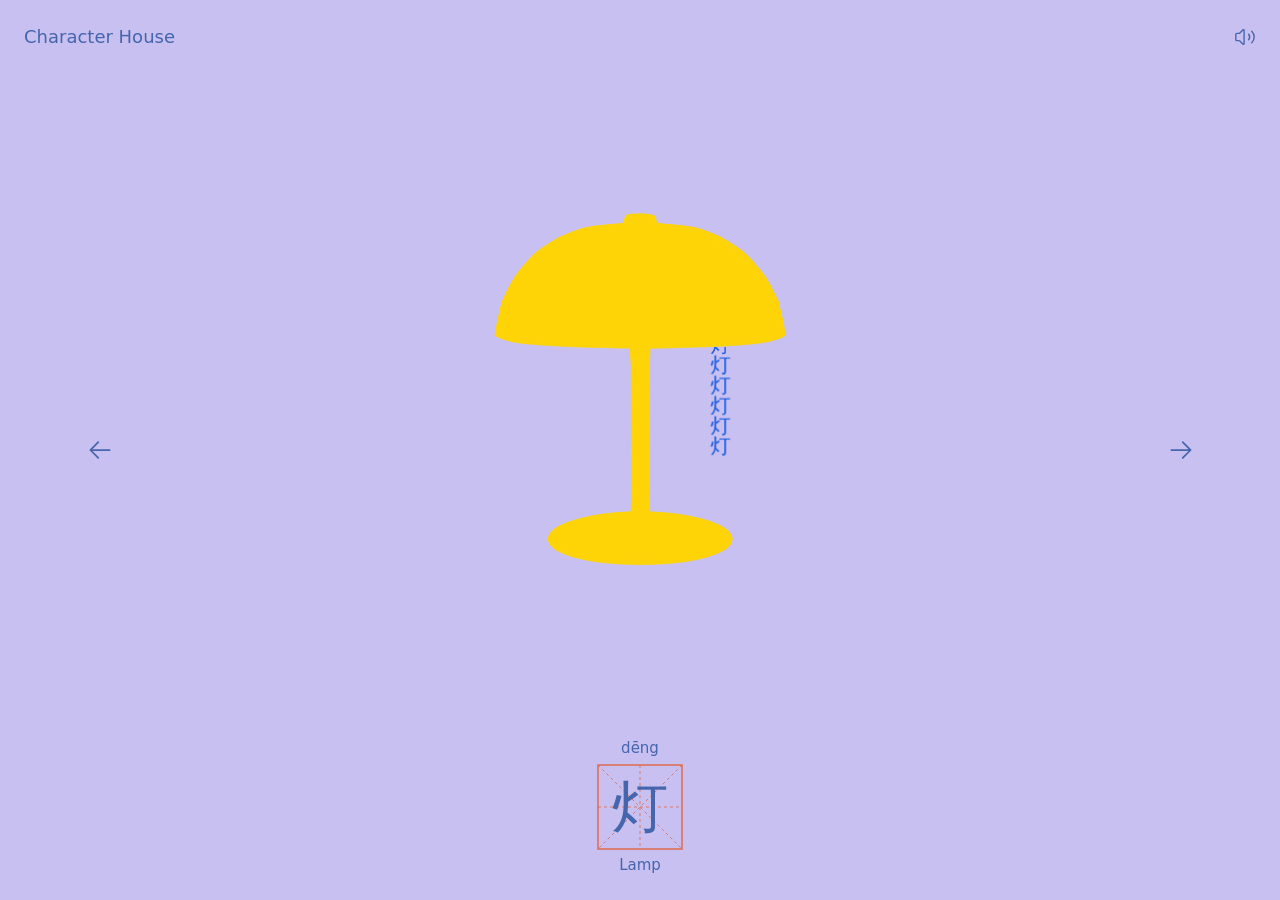
<file: index.html>
<!doctype html>
<html lang="en">
<head>
  <meta charset="utf-8" />
  <meta name="viewport" content="width=device-width, initial-scale=1, viewport-fit=cover" />
  <title>Character House</title>
  <meta name="description" content="Furniture made of Chinese characters. Pull the lamp cord, part the curtain, rock the chair, push the pram." />
  <!-- the link preview (scripts/render-videos.mjs preview renders the image) -->
  <meta property="og:type" content="website" />
  <meta property="og:url" content="https://characterhouse.claracao.work/" />
  <meta property="og:title" content="Character House" />
  <meta property="og:description" content="Furniture made of Chinese characters. Pull the lamp cord, part the curtain, rock the chair, push the pram." />
  <meta property="og:image" content="https://characterhouse.claracao.work/preview.png" />
  <meta property="og:image:width" content="2400" />
  <meta property="og:image:height" content="1260" />
  <meta property="og:image:alt" content="A yellow lamp lit on a dark page, its cord a chain of the character 灯" />
  <meta name="twitter:card" content="summary_large_image" />
  <!-- an empty calligraphy practice square (米字格) -->
  <link rel="icon" href="favicon.svg" type="image/svg+xml" />
  <link rel="icon" href="favicon-32.png" sizes="32x32" type="image/png" />
  <link rel="apple-touch-icon" href="apple-touch-icon.png" />
  <!-- the saved theme, before the first paint (no flash) -->
  <script>
    try {
      if (localStorage.getItem("character-house-theme") === "dark") document.documentElement.dataset.theme = "dark";
    } catch {}
  </script>
  <link rel="stylesheet" href="lamp/lamp.css" />
  <link rel="stylesheet" href="curtain/curtain.css" />
  <link rel="stylesheet" href="chair/chair.css" />
  <link rel="stylesheet" href="clock/clock.css" />
  <link rel="stylesheet" href="pram/pram.css" />
  <link rel="stylesheet" href="style.css" />
</head>
<body>
  <nav class="nav">
    <a href="./">Character House</a>
    <!-- Lucide volume-2 / volume-off (ISC, lucide.dev) -->
    <button class="sound" id="sound" type="button" aria-label="Mute sound" aria-pressed="false">
      <svg class="on" viewBox="0 0 24 24" aria-hidden="true"><path d="M11 4.702a.705.705 0 0 0-1.203-.498L6.413 7.587A1.4 1.4 0 0 1 5.416 8H3a1 1 0 0 0-1 1v6a1 1 0 0 0 1 1h2.416a1.4 1.4 0 0 1 .997.413l3.383 3.384A.705.705 0 0 0 11 19.298z"/><path d="M16 9a5 5 0 0 1 0 6"/><path d="M19.364 18.364a9 9 0 0 0 0-12.728"/></svg>
      <svg class="off" viewBox="0 0 24 24" aria-hidden="true"><path d="M16 9a5 5 0 0 1 .95 2.293"/><path d="M19.364 5.636a9 9 0 0 1 1.889 9.96"/><path d="m2 2 20 20"/><path d="m7 7-.587.587A1.4 1.4 0 0 1 5.416 8H3a1 1 0 0 0-1 1v6a1 1 0 0 0 1 1h2.416a1.4 1.4 0 0 1 .997.413l3.383 3.384A.705.705 0 0 0 11 19.298V11"/><path d="M9.828 4.172A.686.686 0 0 1 11 4.657v.686"/></svg>
    </button>
  </nav>
  <!-- One piece at a time, live; house.js mounts it here. -->
  <main class="stage" id="stage"></main>
  <p class="entry" id="entry" aria-live="polite"><span class="pinyin" lang="zh-Latn-pinyin"></span> <span class="glyph"><svg class="grid" viewBox="0 0 100 100" preserveAspectRatio="none" aria-hidden="true"><path class="lines" d="M50 0V100M0 50H100M0 0L100 100M100 0L0 100"/><rect class="frame" width="100" height="100"/></svg><span class="hanzi" lang="zh-Hans"></span></span> <span class="meaning"></span></p>
  <!-- Phosphor ArrowLeft / ArrowRight, regular (MIT, phosphoricons.com) -->
  <button class="turn prev" id="prev" type="button" aria-label="Previous">
    <svg viewBox="0 0 256 256" aria-hidden="true"><path d="M224,128a8,8,0,0,1-8,8H59.31l58.35,58.34a8,8,0,0,1-11.32,11.32l-72-72a8,8,0,0,1,0-11.32l72-72a8,8,0,0,1,11.32,11.32L59.31,120H216A8,8,0,0,1,224,128Z"/></svg>
  </button>
  <button class="turn next" id="next" type="button" aria-label="Next">
    <svg viewBox="0 0 256 256" aria-hidden="true"><path d="M221.66,133.66l-72,72a8,8,0,0,1-11.32-11.32L196.69,136H40a8,8,0,0,1,0-16H196.69L138.34,61.66a8,8,0,0,1,11.32-11.32l72,72A8,8,0,0,1,221.66,133.66Z"/></svg>
  </button>
  <script type="module" src="house.js"></script>
</body>
</html>
</file>
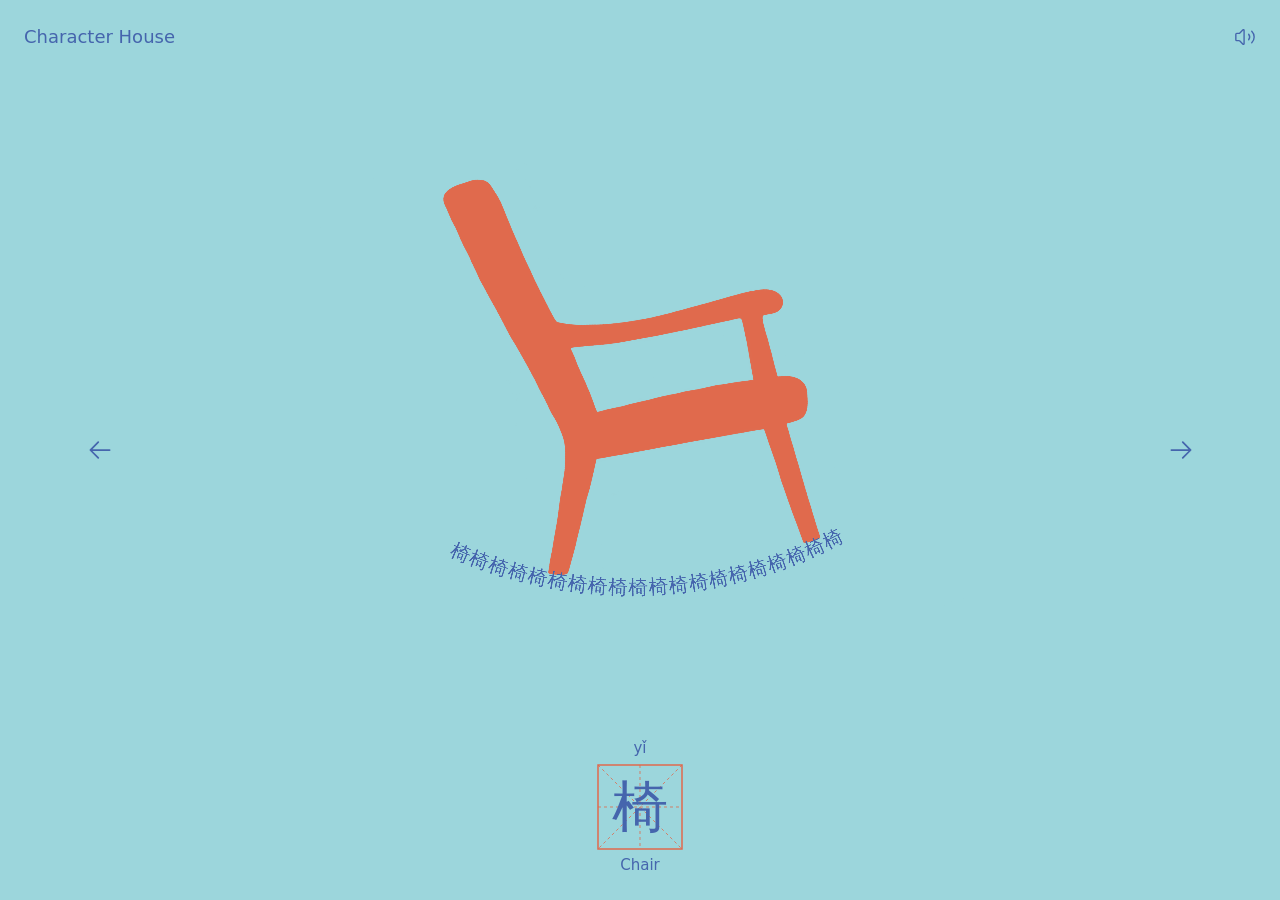
<file: chair/index.html>
<!doctype html>
<html lang="en">
<head>
  <meta charset="utf-8" />
  <!-- Every piece is shown on the home page. -->
  <meta http-equiv="refresh" content="0; url=../#chair" />
  <title>Character House</title>
</head>
<body><a href="../#chair">Character House</a></body>
</html>
</file>
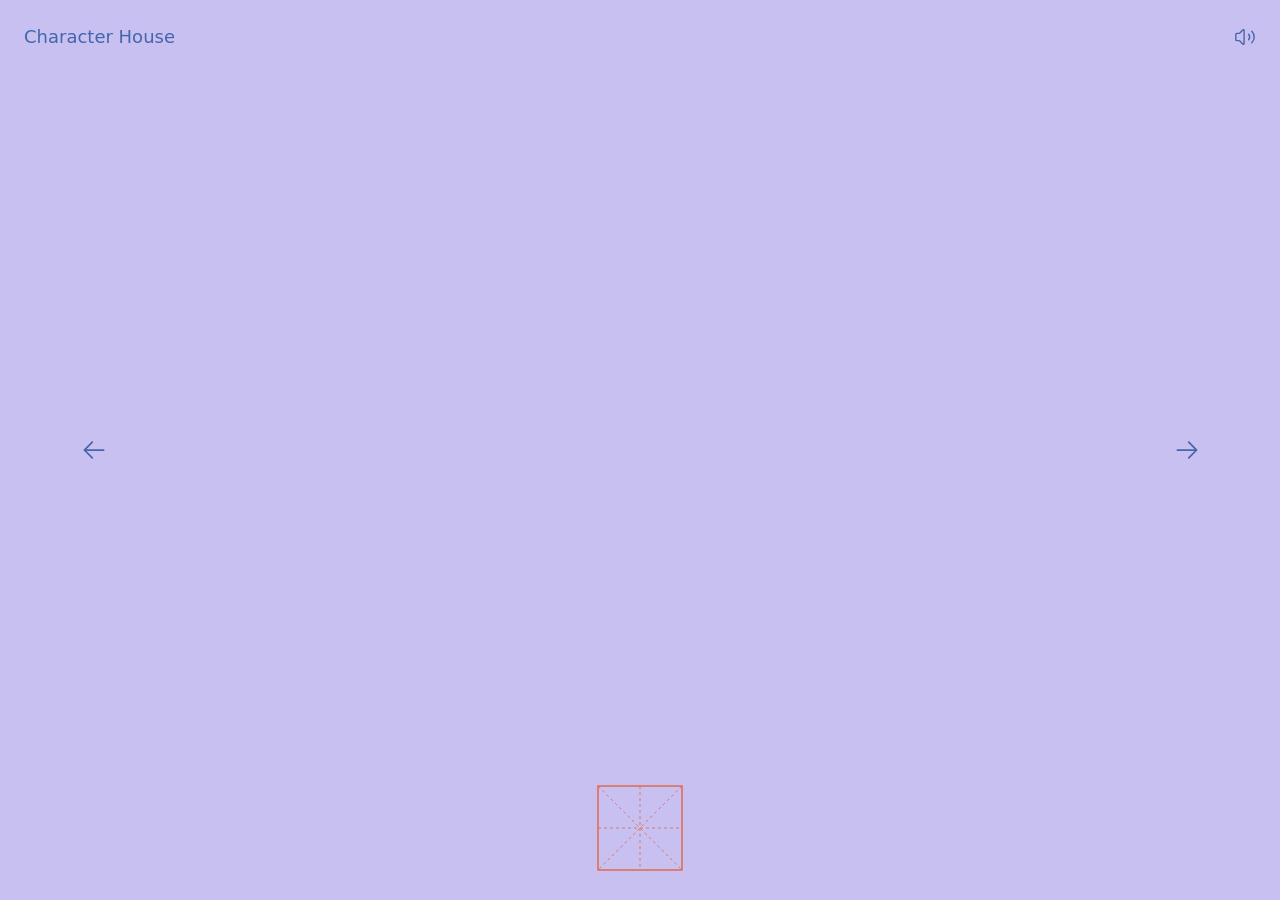
<file: clock/index.html>
<!doctype html>
<html lang="en">
<head>
  <meta charset="utf-8" />
  <!-- Every piece is shown on the home page. -->
  <meta http-equiv="refresh" content="0; url=../#clock" />
  <title>Character House</title>
</head>
<body><a href="../#clock">Character House</a></body>
</html>
</file>
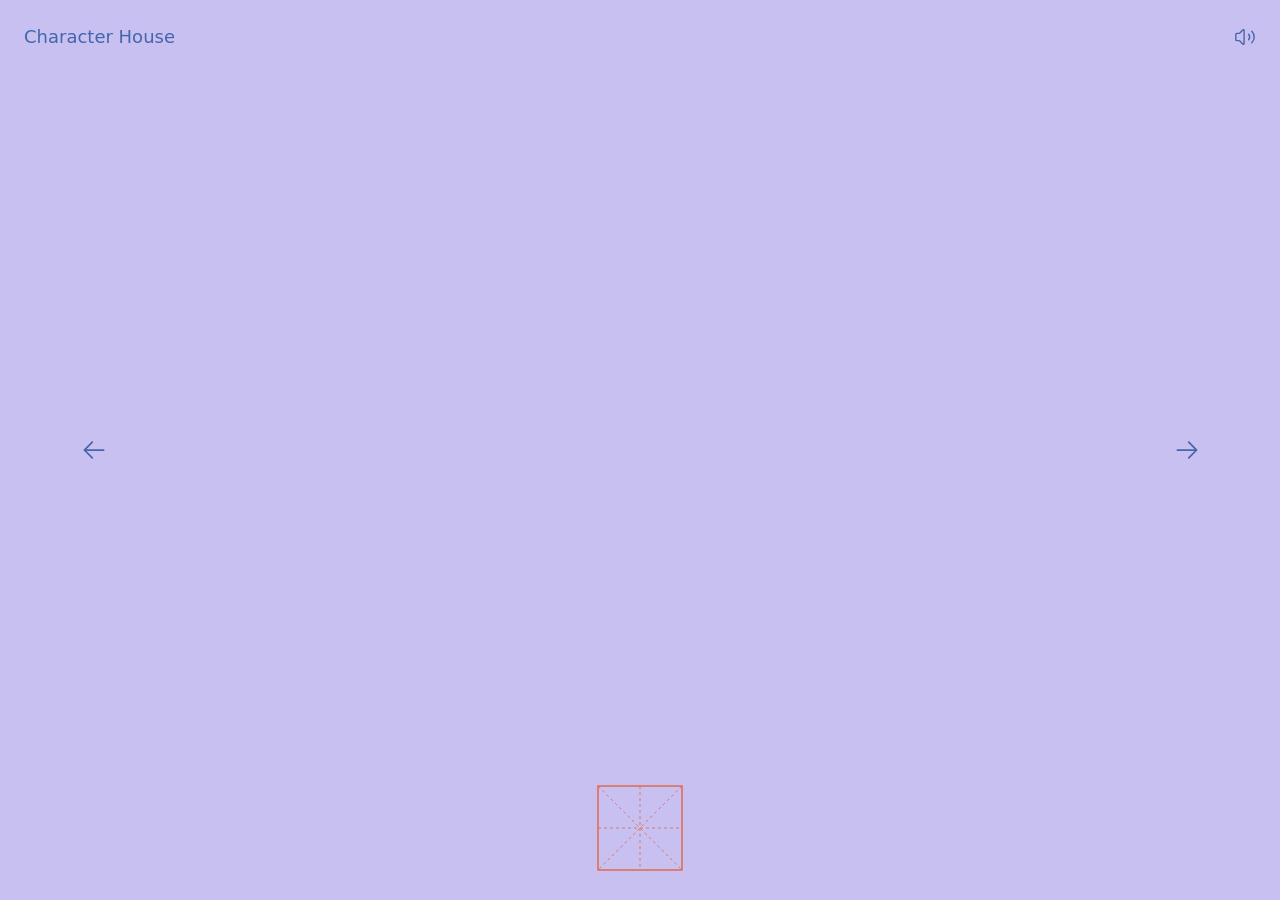
<file: curtain/index.html>
<!doctype html>
<html lang="en">
<head>
  <meta charset="utf-8" />
  <!-- Every piece is shown on the home page. -->
  <meta http-equiv="refresh" content="0; url=../#curtain" />
  <title>Character House</title>
</head>
<body><a href="../#curtain">Character House</a></body>
</html>
</file>
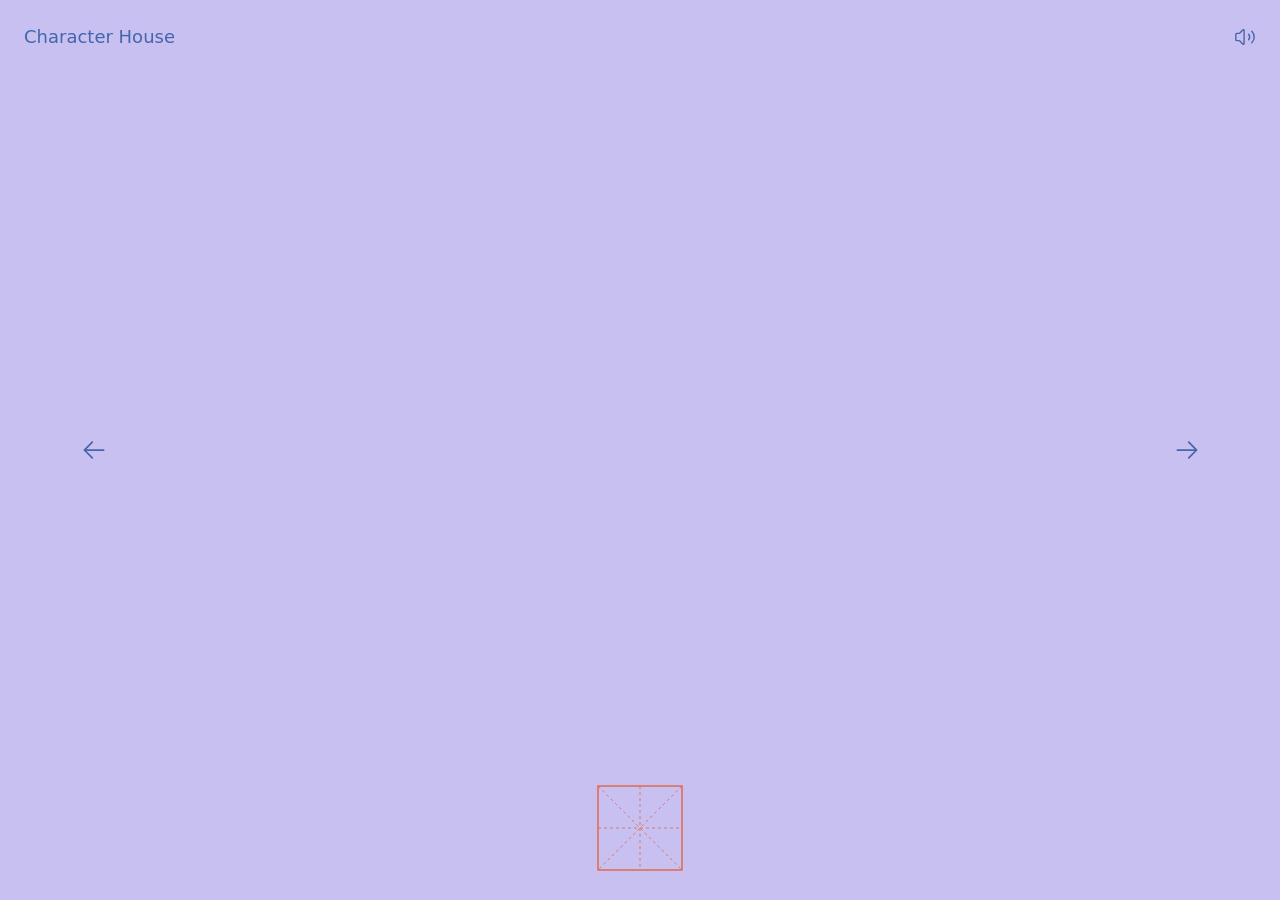
<file: lamp/index.html>
<!doctype html>
<html lang="en">
<head>
  <meta charset="utf-8" />
  <!-- Every piece is shown on the home page. -->
  <meta http-equiv="refresh" content="0; url=../#lamp" />
  <title>Character House</title>
</head>
<body><a href="../#lamp">Character House</a></body>
</html>
</file>
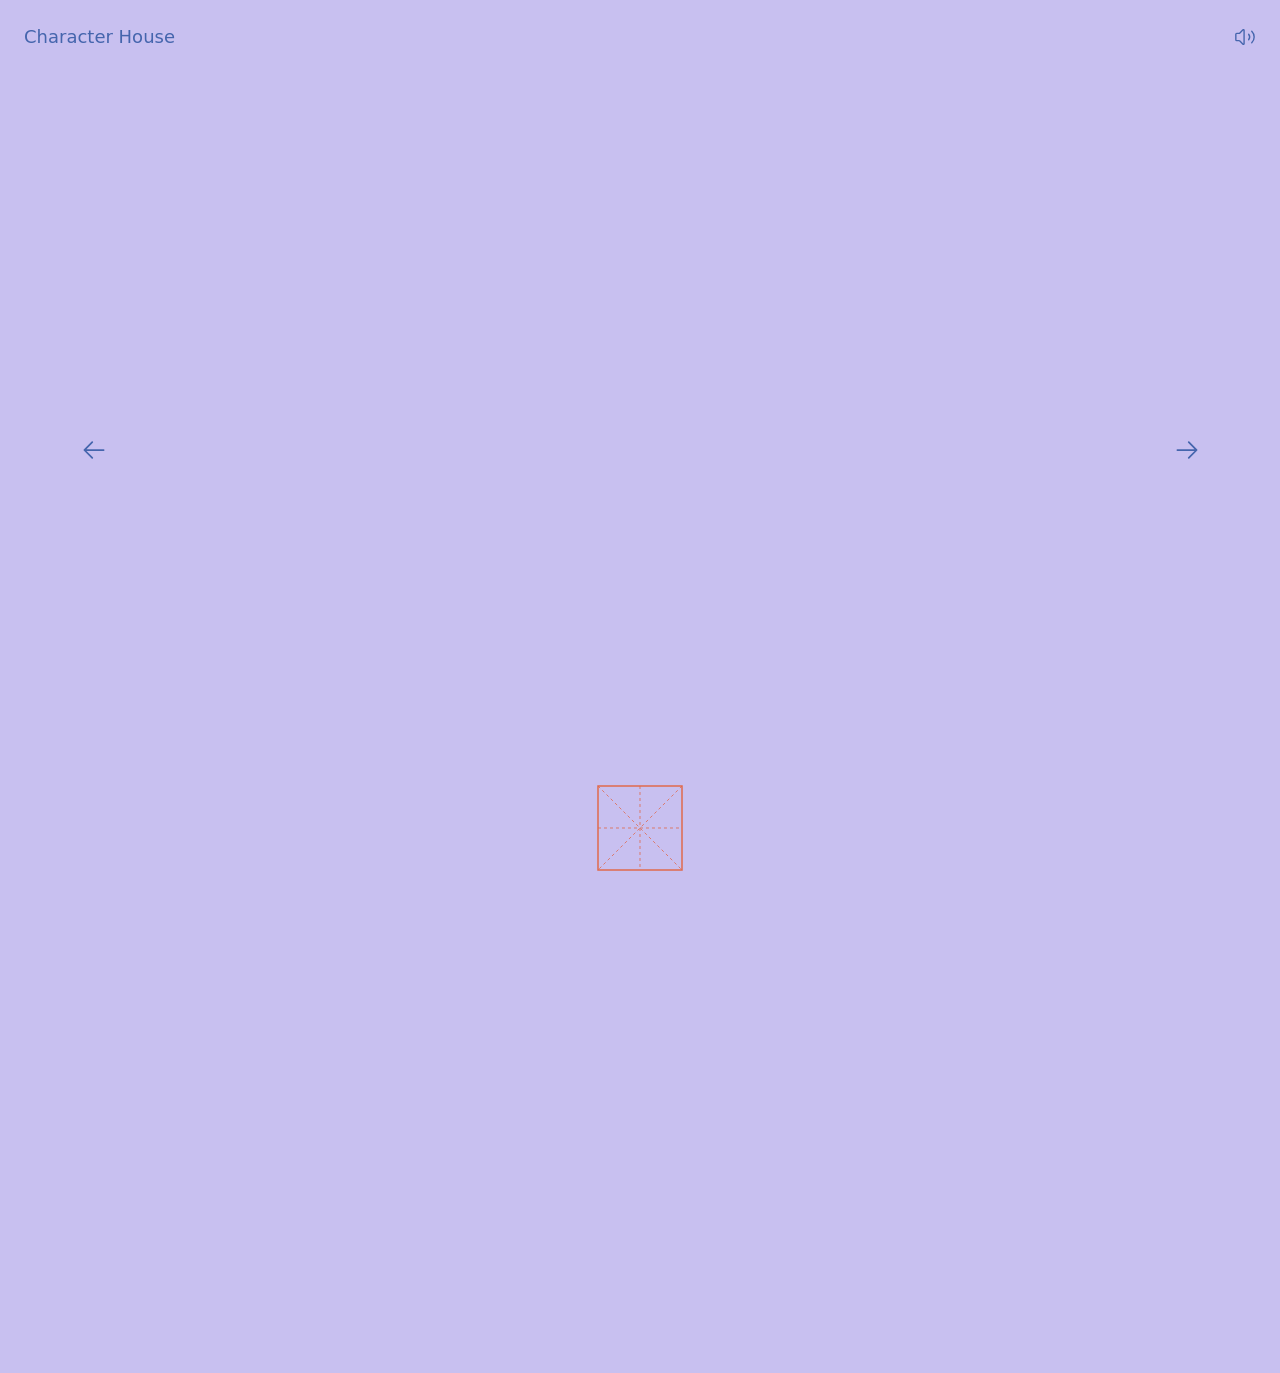
<file: pram/index.html>
<!doctype html>
<html lang="en">
<head>
  <meta charset="utf-8" />
  <!-- Every piece is shown on the home page. -->
  <meta http-equiv="refresh" content="0; url=../#pram" />
  <title>Character House</title>
</head>
<body><a href="../#pram">Character House</a></body>
</html>
</file>
<file: lamp/lamp.css>
/* The lamp's own parts, scoped to its stage.
   mount() adds .piece-lamp to the stage it draws into (1254²),
   and sets --seg when the cord's characters aren't 40px. */

.piece-lamp .lamp {
  position: absolute;
  inset: 0;
  width: 100%;
  height: 100%;
  pointer-events: none;
}

.piece-lamp .cord {
  position: absolute;
  inset: 0;
  pointer-events: none;
  /* clip-paths are set in lamp.js so characters vanish into the shade */
}

.piece-lamp .char {
  position: absolute;
  left: 0;
  top: 0;
  width: var(--seg, 40px);
  height: var(--seg, 40px);
  margin: calc(var(--seg, 40px) / -2) 0 0 calc(var(--seg, 40px) / -2);
  display: grid;
  place-items: center;
  /* Satoshi (the Figma font) has no CJK glyphs, so go straight to system CJK fonts */
  font-family: "PingFang SC", "Hiragino Sans GB", "Noto Sans SC", "Microsoft YaHei", sans-serif;
  font-weight: 500;
  font-size: var(--seg, 40px);
  line-height: var(--seg, 40px);
  font-feature-settings: "lnum" 1, "pnum" 1;
  color: #1b5de1;
  will-change: transform;
}

/* warm light under the shade while the lamp is on (the page shows it in dark mode) */
.piece-lamp .glow {
  position: absolute;
  pointer-events: none;
  background: radial-gradient(closest-side at 50% 37.5%, rgb(254 210 5 / 0.35), rgb(254 210 5 / 0.12) 55%, rgb(254 210 5 / 0));
  opacity: 0;
  transition: opacity 0.5s ease;
}
</file>
<file: curtain/curtain.css>
/* The curtain's own parts, scoped to its stage.
   mount() adds .piece-curtain to the 2048 × 2048 stage it draws into. */

/* The frame sits on top so the top character of each strand tucks behind the rod */
.piece-curtain .frame {
  position: absolute;
  inset: 0;
  width: 2048px;
  height: 2048px;
  pointer-events: none;
}

.piece-curtain .strands {
  position: absolute;
  inset: 0;
  pointer-events: none;
}

.piece-curtain .char {
  position: absolute;
  left: 0;
  top: 0;
  width: 64px;
  height: 64px;
  margin: -32px 0 0 -32px;
  display: grid;
  place-items: center;
  font-family: "PingFang SC", "Hiragino Sans GB", "Noto Sans SC", "Microsoft YaHei", sans-serif;
  font-weight: 500;
  font-size: 64px;
  line-height: 64px;
  color: #4565ad;
  will-change: transform;
}
</file>
<file: chair/chair.css>
/* The chair's own parts, scoped to its stage.
   mount() adds .piece-chair to the 2048 × 2048 stage it draws into. */

/* Chair image + rocker characters: one rigid body, rotated and rolled by chair.js */
.piece-chair .chair {
  position: absolute;
  inset: 0;
  width: 2048px;
  height: 2048px;
  pointer-events: none;
  will-change: transform;
}

.piece-chair .chair img {
  position: absolute;
  inset: 0;
  width: 2048px;
  height: 2048px;
}

.piece-chair .rocker {
  position: absolute;
  inset: 0;
}

.piece-chair .char {
  position: absolute;
  left: 0;
  top: 0;
  width: 64px;
  height: 64px;
  margin: -32px 0 0 -32px;
  display: grid;
  place-items: center;
  font-family: "PingFang SC", "Hiragino Sans GB", "Noto Sans SC", "Microsoft YaHei", sans-serif;
  font-weight: 500;
  font-size: 64px;
  line-height: 64px;
  color: #4565AD;
}
</file>
<file: clock/clock.css>
/* The clock's own parts, scoped to its stage.
   mount() adds .piece-clock to the 2048 × 2048 stage it draws into. */

/* Everything drawn on the clock is coral, so it reads against the light-blue case (also in
   the dark). */
.piece-clock { --clock-ink: #e0694c; }

/* On top of the face and pendulum, so they only show through the holes */
.piece-clock .clock {
  position: absolute;
  inset: 0;
  width: 2048px;
  height: 2048px;
  pointer-events: none;
}

.piece-clock .face, .piece-clock .pendulum {
  position: absolute;
  inset: 0;
  pointer-events: none;
}

/* a dot for each hour around the inside of the face */
.piece-clock .mark {
  position: absolute;
  left: 0;
  top: 0;
  width: 16px;
  height: 16px;
  margin: -8px 0 0 -8px;
  border-radius: 50%;
  background: var(--clock-ink);
}

/* hands and the dot they turn on: plain deep blue */
.piece-clock .hand, .piece-clock .dot {
  position: absolute;
  left: 0;
  top: 0;
  background: var(--clock-ink);
  pointer-events: none;
  will-change: transform;
}

.piece-clock .dot { border-radius: 50%; }

/* the pendulum: a column of 钟 for the rod, a bigger 钟 for the bob */
.piece-clock .rod, .piece-clock .bob {
  position: absolute;
  left: 0;
  top: 0;
  width: 52px;
  height: 52px;
  margin: -26px 0 0 -26px;
  display: grid;
  place-items: center;
  font-family: "PingFang SC", "Hiragino Sans GB", "Noto Sans SC", "Microsoft YaHei", sans-serif;
  font-weight: 500;
  font-size: 52px;
  line-height: 52px;
  color: var(--clock-ink);
  will-change: transform;
}

.piece-clock .bob {
  width: 84px;
  height: 84px;
  margin: -42px 0 0 -42px;
  font-size: 84px;
  line-height: 84px;
}
</file>
<file: pram/pram.css>
/* The pram's own parts, scoped to its stage.
   mount() adds .piece-pram to the 2048 × 2048 stage it draws into. */

/* body and wheels roll together; the body alone sways */
.piece-pram .pram, .piece-pram .body {
  position: absolute;
  inset: 0;
  pointer-events: none;
  will-change: transform;
}

.piece-pram .body img {
  position: absolute;
  inset: 0;
  width: 2048px;
  height: 2048px;
}

/* a 轮 over each hub, centred on its axle */
.piece-pram .wheel {
  position: absolute;
  left: 0;
  top: 0;
  width: 240px;
  height: 240px;
  margin: -120px 0 0 -120px;
  display: grid;
  place-items: center;
  font-family: "PingFang SC", "Hiragino Sans GB", "Noto Sans SC", "Microsoft YaHei", sans-serif;
  font-weight: 500;
  font-size: 240px;
  line-height: 240px;
  color: #4565ad;
  will-change: transform;
}
</file>
<file: style.css>
* { box-sizing: border-box; margin: 0; padding: 0; }

/* Each piece on its own background, a colour complementary to it, and a night version of it
   in the dark (house.js sets --bg). */
html, body {
  height: 100%;
  overflow: hidden;
  touch-action: none; /* a drag anywhere moves the piece (house.js), never the page */
  background: var(--bg, #c8c0f0);
  color: #4565ad;
  font: 500 14px/1.4 system-ui, -apple-system, sans-serif;
}

/* The piece's design frame (1254² or 2048²), placed and scaled by house.js.
   Fixed, so the unscaled frame can't widen the layout viewport on phones. */
.stage {
  position: fixed;
  left: 0;
  top: 0;
  transform-origin: 0 0;
  touch-action: none;
  user-select: none;
  -webkit-user-select: none;
}

/* the piece can be taken anywhere on the page (house.js), so the cursor follows the page */
:root:has(.stage.can-grab) body { cursor: grab; }
:root:has(.stage.grabbing) body { cursor: grabbing; }

/* Quiet: the name, and the speaker that mutes the sound */
.nav {
  position: fixed;
  top: 24px;
  left: 24px;
  right: 24px;
  z-index: 2; /* over the turn strips, so the name and speaker stay clickable */
  display: flex;
  justify-content: space-between;
  align-items: center;
  font-size: 18px;
  pointer-events: none;
}

.nav a {
  pointer-events: auto;
  color: inherit;
  text-decoration: none;
}

/* the sound switch: just the speaker, the height of the nav text, with a finger-sized hit area */
.sound {
  pointer-events: auto;
  position: relative;
  width: 22px;
  height: 22px;
  margin: 0;
  padding: 0;
  border: 0;
  background: none;
  color: inherit;
  cursor: pointer;
  -webkit-tap-highlight-color: transparent;
}

.sound::before {
  content: "";
  position: absolute;
  inset: -8px;
}

.sound svg {
  display: block;
  width: 100%;
  height: 100%;
  fill: none;
  stroke: currentColor;
  stroke-width: 1.5;
  stroke-linecap: round;
  stroke-linejoin: round;
}
.sound .off, .sound[aria-pressed="true"] .on { display: none; }
.sound[aria-pressed="true"] .off { display: block; }
.sound:focus-visible { outline: 2px solid currentColor; outline-offset: 4px; border-radius: 3px; }

/* the dictionary entry, bottom centre: the reading, the character in a calligraphy practice
   square, its meaning */
.entry {
  position: fixed;
  left: 0;
  right: 0;
  bottom: calc(24px + env(safe-area-inset-bottom));
  z-index: 1;
  display: flex;
  flex-direction: column;
  align-items: center;
  gap: 6px;
  font-size: 15px;
  pointer-events: none;
}


/* the square (米字格): a solid frame, a dashed cross and dashed diagonals, in the coral of
   red-ruled paper */
.entry .glyph {
  position: relative;
  display: grid;
  place-items: center;
  width: 84px;
  height: 84px;
  font-family: "PingFang SC", "Hiragino Sans GB", "Noto Sans SC", "Microsoft YaHei", sans-serif;
  font-size: 56px;
  line-height: 1;
}
.entry .grid {
  position: absolute;
  inset: 0;
  width: 100%;
  height: 100%;
  overflow: visible;
  fill: none;
  stroke: #e0694c;
}
.entry .grid .frame { stroke-width: 1.5px; vector-effect: non-scaling-stroke; }
.entry .grid .lines { stroke-width: 1px; stroke-dasharray: 3 3; vector-effect: non-scaling-stroke; opacity: 0.8; }
.entry .hanzi { position: relative; }

/* previous / next: each side's whole strip, top to bottom, is the button, with the arrow in
   the middle. On hover the strip takes a faint wash of the ink and the arrow leans out. */
.turn {
  position: fixed;
  top: 0;
  bottom: 0;
  z-index: 1;
  width: clamp(48px, 6vw, 96px);
  display: grid;
  place-items: center;
  padding: 0;
  border: 0;
  background: transparent;
  color: inherit;
  cursor: pointer;
  transition: background-color 0.2s ease;
  -webkit-tap-highlight-color: transparent;
}

.turn.prev { left: 0; }
.turn.next { right: 0; }
/* on a desktop each strip reaches in past the end of "Character House", with the same 24px
   gap the name keeps from the edge (house.js measures it into --turn-w) */
@media (min-width: 768px) { .turn { width: var(--turn-w, 187px); } }
.turn svg { width: 28px; height: 28px; fill: currentColor; transition: transform 0.2s ease; }
.turn:focus-visible { outline: 2px solid currentColor; outline-offset: -6px; }

/* only where there's a real hover, so a tap on a phone doesn't leave the wash behind */
@media (hover: hover) {
  .turn:hover { background-color: color-mix(in srgb, currentColor 7%, transparent); }
  .turn.prev:hover svg { transform: translateX(-4px); }
  .turn.next:hover svg { transform: translateX(4px); }
}

/* In the dark the nav, the entry and the pieces' deep-blue characters turn light blue; the
   furniture keeps its colours (the clock its coral), and the lamp glows. */
html, body, .stage .char { transition: background-color 0.3s ease, color 0.3s ease; }
:root[data-theme="dark"] body,
:root[data-theme="dark"] .stage:not(.piece-clock) .char { color: #94add7; }
:root[data-theme="dark"] .piece-lamp .glow { opacity: 1; }

@media (prefers-reduced-motion: reduce) {
  html, body, .turn, .turn svg { transition: none; }
}
</file>
